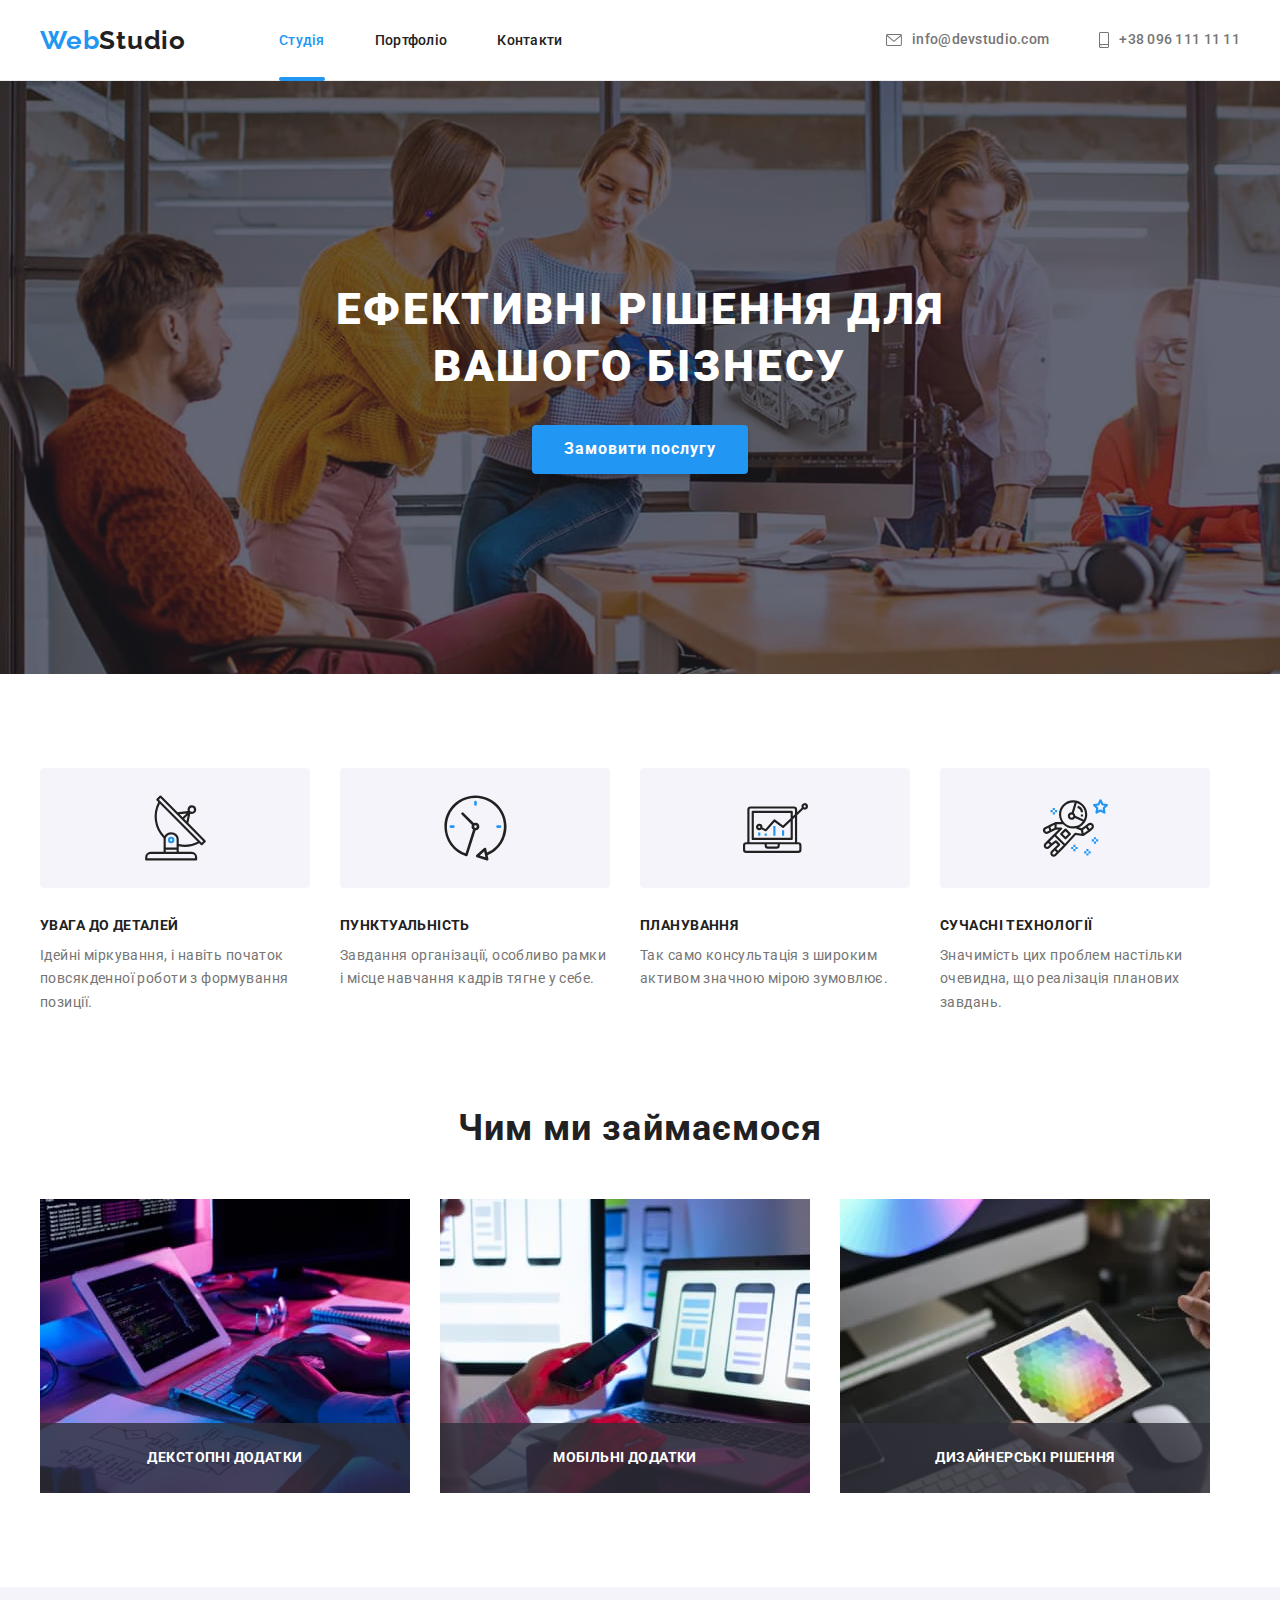
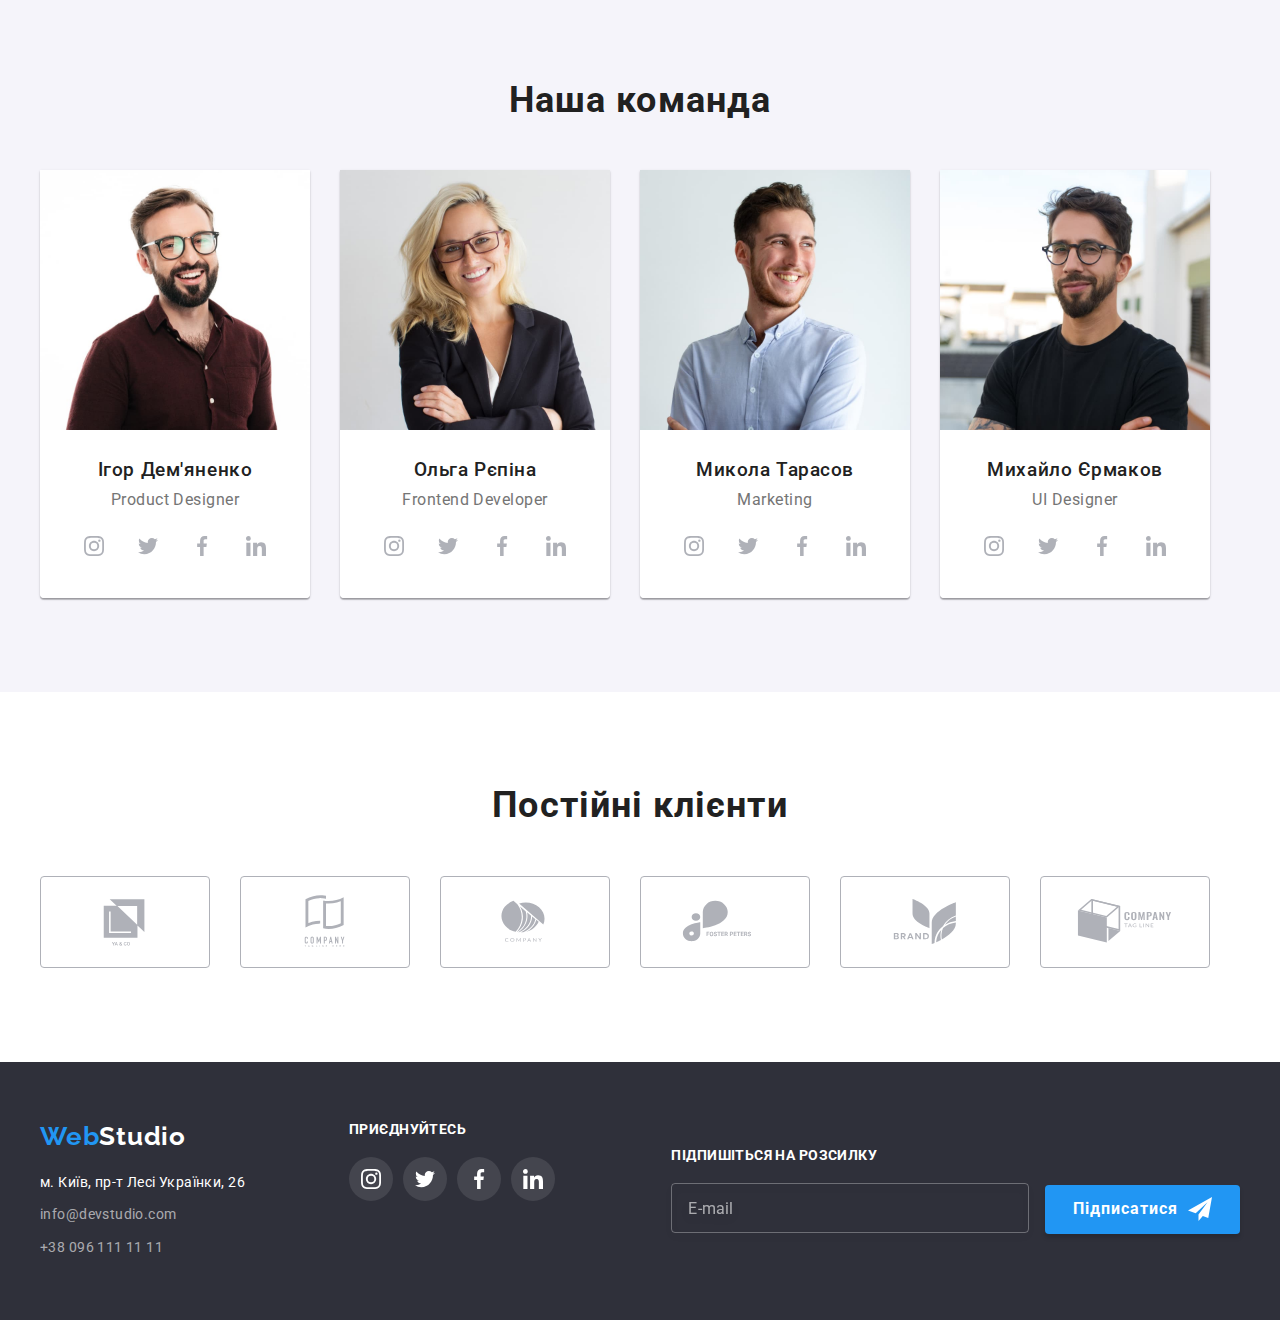
<file: index.html>
<!DOCTYPE html>
<html lang="en">
  <head>
    <meta charset="UTF-8" />
    <meta http-equiv="X-UA-Compatible" content="IE=edge" />
    <meta name="viewport" content="width=device-width, initial-scale=1.0" />

    <title>HTML+CSS Bootcamp</title>

    <link
      rel="stylesheet"
      href="https://cdnjs.cloudflare.com/ajax/libs/modern-normalize/1.0.0/modern-normalize.min.css"
    />

    <link href="https://fonts.googleapis.com/css2?family=Raleway:wght@700&family=Roboto:wght@400;500;700;900&display=swap" rel="stylesheet" />
    <link href="css/styles.css" rel="stylesheet" />
  </head>

  <body>
    <header class="header">
      <div class="container navbar">
        <a href="index.html" class="logo"><span>Web</span>Studio</a>

        <nav>
          <ul class="nav-list">
            <li class="nav-item">
              <a href="index.html" class="nav-link active">Студія</a>
            </li>
            <li class="nav-item">
              <a href="portfolio.html" class="nav-link">Портфоліо</a>
            </li>
            <li class="nav-item">
              <a href="#" class="nav-link">Контакти</a>
            </li>
          </ul>
        </nav>

        <ul class="contacts-list">
          <li class="contacts-item">
            <a href="mailto:info@devstudio.com" class="contacts-link">
              <svg width="16" height="12" class="contacts-icon">
                <use href="images/icons.svg#icon-envelope"></use>
              </svg>
              info@devstudio.com
            </a>
          </li>
          <li class="contacts-item">
            <a href="tel:+380961111111" class="contacts-link">
              <svg width="10" height="16" class="contacts-icon">
                <use href="images/icons.svg#icon-smartphone"></use>
              </svg>
              +38 096 111 11 11
            </a>
          </li>
        </ul>
      </div>
    </header>

    <main>
      <section class="main">
        <div class="container">
          <h1 class="main-title">Ефективні рішення для вашого бізнесу</h1>
          <button type="button" class="btn btn-primary" data-modal-open>
            Замовити послугу
          </button>
        </div>
      </section>

      <section class="features section">
        <div class="container">
          <h2 class="section-title" style="display: none">Наші особливості</h2>
          <ul class="feature-list">
            <li class="feature-item">
              <div class="feature-header flex">
                <svg width="65" height="70" class="feature-icon">
                  <use href="images/icons.svg#icon-antenna"></use>
                </svg>
              </div>
              <h3 class="feature-title">Увага до деталей</h3>
              <p class="feature-text">
                Ідейні міркування, і навіть початок повсякденної роботи з
                формування позиції.
              </p>
            </li>
            <li class="feature-item">
              <div class="feature-header flex">
                <svg width="65" height="70" class="feature-icon">
                  <use href="images/icons.svg#icon-clock"></use>
                </svg>
              </div>
              <h3 class="feature-title">Пунктуальність</h3>
              <p class="feature-text">
                Завдання організації, особливо рамки і місце навчання кадрів
                тягне у себе.
              </p>
            </li>
            <li class="feature-item">
              <div class="feature-header flex">
                <svg width="65" height="70" class="feature-icon">
                  <use href="images/icons.svg#icon-diagram"></use>
                </svg>
              </div>
              <h3 class="feature-title">Планування</h3>
              <p class="feature-text">
                Так само консультація з широким активом значною мірою зумовлює.
              </p>
            </li>
            <li class="feature-item">
              <div class="feature-header flex">
                <svg width="65" height="70" class="feature-icon">
                  <use href="images/icons.svg#icon-astronaut"></use>
                </svg>
              </div>
              <h3 class="feature-title">Сучасні технології</h3>
              <p class="feature-text">
                Значимість цих проблем настільки очевидна, що реалізація
                планових завдань.
              </p>
            </li>
          </ul>
        </div>
      </section>

      <section class="about-us section">
        <div class="container">
          <h2 class="section-title">Чим ми займаємося</h2>
          <ul class="gallery-list">
            <li class="gallery-item">
              <img
                src="images/image-01.jpg"
                alt="Developer learning HTML markup"
                width="370"
                height="294"
              />
              <div class="gallery-text">Декстопні додатки</div>
            </li>
            <li class="gallery-item">
              <img
                src="images/image-02.jpg"
                alt="Developer learning HTML flex-box"
                width="370"
                height="294"
              />
              <div class="gallery-text">Мобільні додатки</div>
            </li>
            <li class="gallery-item">
              <img
                src="images/image-03.jpg"
                alt="Developer using color-picker"
                width="370"
                height="294"
              />
              <div class="gallery-text">Дизайнерські рішення</div>
            </li>
          </ul>
        </div>
      </section>

      <section class="team section">
        <div class="container">
          <h2 class="section-title">Наша команда</h2>
          <ul class="team-list">
            <li class="team-item">
              <img
                src="images/hero-01.jpg"
                alt="Product Designer"
                width="270"
                height="260"
              />
              <div class="team-content">
                <h3 class="team-name">Ігор Дем'яненко</h3>
                <p class="team-role">Product Designer</p>
                <ul class="social-links-list">
                  <li class="social-links-item">
                    <a href="#" class="social-link flex">
                      <svg width="20" height="20" class="social-icon">
                        <use href="images/icons.svg#icon-instagram"></use>
                      </svg>
                    </a>
                  </li>
                  <li class="social-links-item">
                    <a href="#" class="social-link flex">
                      <svg width="20" height="20" class="social-icon">
                        <use href="images/icons.svg#icon-twitter"></use>
                      </svg>
                    </a>
                  </li>
                  <li class="social-links-item">
                    <a href="#" class="social-link flex">
                      <svg width="20" height="20" class="social-icon">
                        <use href="images/icons.svg#icon-facebook"></use>
                      </svg>
                    </a>
                  </li>
                  <li class="social-links-item">
                    <a href="#" class="social-link flex">
                      <svg width="20" height="20" class="social-icon">
                        <use href="images/icons.svg#icon-linkedin"></use>
                      </svg>
                    </a>
                  </li>
                </ul>
              </div>
            </li>
            <li class="team-item">
              <img
                src="images/hero-02.jpg"
                alt="Frontend Developer"
                width="270"
                height="260"
              />
              <div class="team-content">
                <h3 class="team-name">Ольга Рєпіна</h3>
                <p class="team-role">Frontend Developer</p>
                <ul class="social-links-list">
                  <li class="social-links-item">
                    <a href="#" class="social-link flex">
                      <svg width="20" height="20" class="social-icon">
                        <use href="images/icons.svg#icon-instagram"></use>
                      </svg>
                    </a>
                  </li>
                  <li class="social-links-item">
                    <a href="#" class="social-link flex">
                      <svg width="20" height="20" class="social-icon">
                        <use href="images/icons.svg#icon-twitter"></use>
                      </svg>
                    </a>
                  </li>
                  <li class="social-links-item">
                    <a href="#" class="social-link flex">
                      <svg width="20" height="20" class="social-icon">
                        <use href="images/icons.svg#icon-facebook"></use>
                      </svg>
                    </a>
                  </li>
                  <li class="social-links-item">
                    <a href="#" class="social-link flex">
                      <svg width="20" height="20" class="social-icon">
                        <use href="images/icons.svg#icon-linkedin"></use>
                      </svg>
                    </a>
                  </li>
                </ul>
              </div>
            </li>
            <li class="team-item">
              <img
                src="images/hero-03.jpg"
                alt="Marketing"
                width="270"
                height="260"
              />
              <div class="team-content">
                <h3 class="team-name">Микола Тарасов</h3>
                <p class="team-role">Marketing</p>
                <ul class="social-links-list">
                  <li class="social-links-item">
                    <a href="#" class="social-link flex">
                      <svg width="20" height="20" class="social-icon">
                        <use href="images/icons.svg#icon-instagram"></use>
                      </svg>
                    </a>
                  </li>
                  <li class="social-links-item">
                    <a href="#" class="social-link flex">
                      <svg width="20" height="20" class="social-icon">
                        <use href="images/icons.svg#icon-twitter"></use>
                      </svg>
                    </a>
                  </li>
                  <li class="social-links-item">
                    <a href="#" class="social-link flex">
                      <svg width="20" height="20" class="social-icon">
                        <use href="images/icons.svg#icon-facebook"></use>
                      </svg>
                    </a>
                  </li>
                  <li class="social-links-item">
                    <a href="#" class="social-link flex">
                      <svg width="20" height="20" class="social-icon">
                        <use href="images/icons.svg#icon-linkedin"></use>
                      </svg>
                    </a>
                  </li>
                </ul>
              </div>
            </li>
            <li class="team-item">
              <img
                src="images/hero-04.jpg"
                alt="UI Designer"
                width="270"
                height="260"
              />
              <div class="team-content">
                <h3 class="team-name">Михайло Єрмаков</h3>
                <p class="team-role">UI Designer</p>
                <ul class="social-links-list">
                  <li class="social-links-item">
                    <a href="#" class="social-link flex">
                      <svg width="20" height="20" class="social-icon">
                        <use href="images/icons.svg#icon-instagram"></use>
                      </svg>
                    </a>
                  </li>
                  <li class="social-links-item">
                    <a href="#" class="social-link flex">
                      <svg width="20" height="20" class="social-icon">
                        <use href="images/icons.svg#icon-twitter"></use>
                      </svg>
                    </a>
                  </li>
                  <li class="social-links-item">
                    <a href="#" class="social-link flex">
                      <svg width="20" height="20" class="social-icon">
                        <use href="images/icons.svg#icon-facebook"></use>
                      </svg>
                    </a>
                  </li>
                  <li class="social-links-item">
                    <a href="#" class="social-link flex">
                      <svg width="20" height="20" class="social-icon">
                        <use href="images/icons.svg#icon-linkedin"></use>
                      </svg>
                    </a>
                  </li>
                </ul>
              </div>
            </li>
          </ul>
        </div>
      </section>

      <section class="clients section">
        <div class="container">
          <h2 class="section-title">Постійні клієнти</h2>
          <ul class="clients-list">
            <li class="clients-item">
              <a href="#" class="clients-link flex">
                <svg width="106" height="60" class="clients-icon">
                  <use href="images/icons.svg#icon-logo-client-01"></use>
                </svg>
              </a>
            </li>
            <li class="clients-item">
              <a href="#" class="clients-link flex">
                <svg width="106" height="60" class="clients-icon">
                  <use href="images/icons.svg#icon-logo-client-02"></use>
                </svg>
              </a>
            </li>
            <li class="clients-item">
              <a href="#" class="clients-link flex">
                <svg width="106" height="60" class="clients-icon">
                  <use href="images/icons.svg#icon-logo-client-03"></use>
                </svg>
              </a>
            </li>
            <li class="clients-item">
              <a href="#" class="clients-link flex">
                <svg width="106" height="60" class="clients-icon">
                  <use href="images/icons.svg#icon-logo-client-04"></use>
                </svg>
              </a>
            </li>
            <li class="clients-item">
              <a href="#" class="clients-link flex">
                <svg width="106" height="60" class="clients-icon">
                  <use href="images/icons.svg#icon-logo-client-05"></use>
                </svg>
              </a>
            </li>
            <li class="clients-item">
              <a href="#" class="clients-link flex">
                <svg width="106" height="60" class="clients-icon">
                  <use href="images/icons.svg#icon-logo-client-06"></use>
                </svg>
              </a>
            </li>
          </ul>
        </div>
      </section>
    </main>

    <footer class="footer">
      <div class="container footer-content">
        <div class="contacts-info">
          <a href="index.html" class="logo"><span>Web</span>Studio</a>
          <address>
            <p class="footer-text">м. Київ, пр-т Лесі Українки, 26</p>
            <a href="mailto:info@devstudio.com" class="footer-link">info@devstudio.com</a>
            <a href="tel:+380961111111" class="footer-link">+38 096 111 11 11</a>
          </address>
        </div>

        <div class="social-links">
          <p>Приєднуйтесь</p>
          <ul class="social-links-list">
            <li class="social-links-item">
              <a href="#" class="social-link flex">
                <svg width="20" height="20" class="social-icon">
                  <use href="images/icons.svg#icon-instagram"></use>
                </svg>
              </a>
            </li>
            <li class="social-links-item">
              <a href="#" class="social-link flex">
                <svg width="20" height="20" class="social-icon">
                  <use href="images/icons.svg#icon-twitter"></use>
                </svg>
              </a>
            </li>
            <li class="social-links-item">
              <a href="#" class="social-link flex">
                <svg width="20" height="20" class="social-icon">
                  <use href="images/icons.svg#icon-facebook"></use>
                </svg>
              </a>
            </li>
            <li class="social-links-item">
              <a href="#" class="social-link flex">
                <svg width="20" height="20" class="social-icon">
                  <use href="images/icons.svg#icon-linkedin"></use>
                </svg>
              </a>
            </li>
          </ul>
        </div>

        <div class="subscribe-form">
          <p>Підпишіться на розсилку</p>
          <form>
            <input type="email" name="email" class="input-field" placeholder="E-mail" required />
            <button type="submit" class="btn btn-primary">
              Підписатися
              <svg width="24" height="24" class="btn-right-icon">
                <use href="images/icons.svg#icon-send"></use>
              </svg>
            </button>
          </form>
        </div>        
      </div>
    </footer>

    <div class="backdrop is-hidden" data-modal>
      <div class="modal">
        <button type="button" class="close-btn" data-modal-close>
          <svg width="11" height="11">
            <use href="images/icons.svg#icon-close"></use>
          </svg>
        </button>
    
        <h2 class="modal-title">Залиште свої дані, ми вам передзвонимо</h2>
    
        <form class="form">
          <label class="form-label">
            <span class="input-description">Ім'я</span>
            <input
              type="text"
              name="name"
              class="input-field"
              placeholder="Олександр"
              required
            />
            <svg width="12" height="12" class="input-icon">
              <use href="images/icons.svg#icon-user"></use>
            </svg>
          </label>
    
          <label class="form-label">
            <span class="input-description">Телефон</span>
            <input
              type="tel"
              name="phone"
              class="input-field"
              placeholder="+380987654384"
              required
            />
            <svg width="13" height="13" class="input-icon">
              <use href="images/icons.svg#icon-phone"></use>
            </svg>
          </label>
    
          <label class="form-label">
            <span class="input-description">Пошта</span>
            <input
              type="email"
              name="email"
              class="input-field"
              placeholder="behover.programmer@gmail.com"
              required
            />
            <svg width="15" height="12" class="input-icon">
              <use href="images/icons.svg#icon-email"></use>
            </svg>
          </label>
    
          <label class="form-label">
            <span class="input-description">Коментар</span>
            <textarea class="textarea-field" placeholder="Введіть текст"></textarea>
          </label>
    
          <label class="form-label label-checkbox">
            <input
              type="checkbox"
              name="distribution"
              class="checkbox-field is-hidden"
            />
            <span class="checkbox-icon">
              <svg width="11" height="8">
                <use href="images/icons.svg#icon-check"></use>
              </svg>
            </span>
            <span class="checkbox-text">
              Погоджуюся з розсилкою та приймаю
              <a href="#" class="form-link">Умови договору</a>
            </span>
          </label>
    
          <button type="submit" class="btn btn-primary">Відправити</button>
        </form>
      </div>
    </div>    

    <script src="./js/modal.js"></script>
  </body>
</html>
</file>
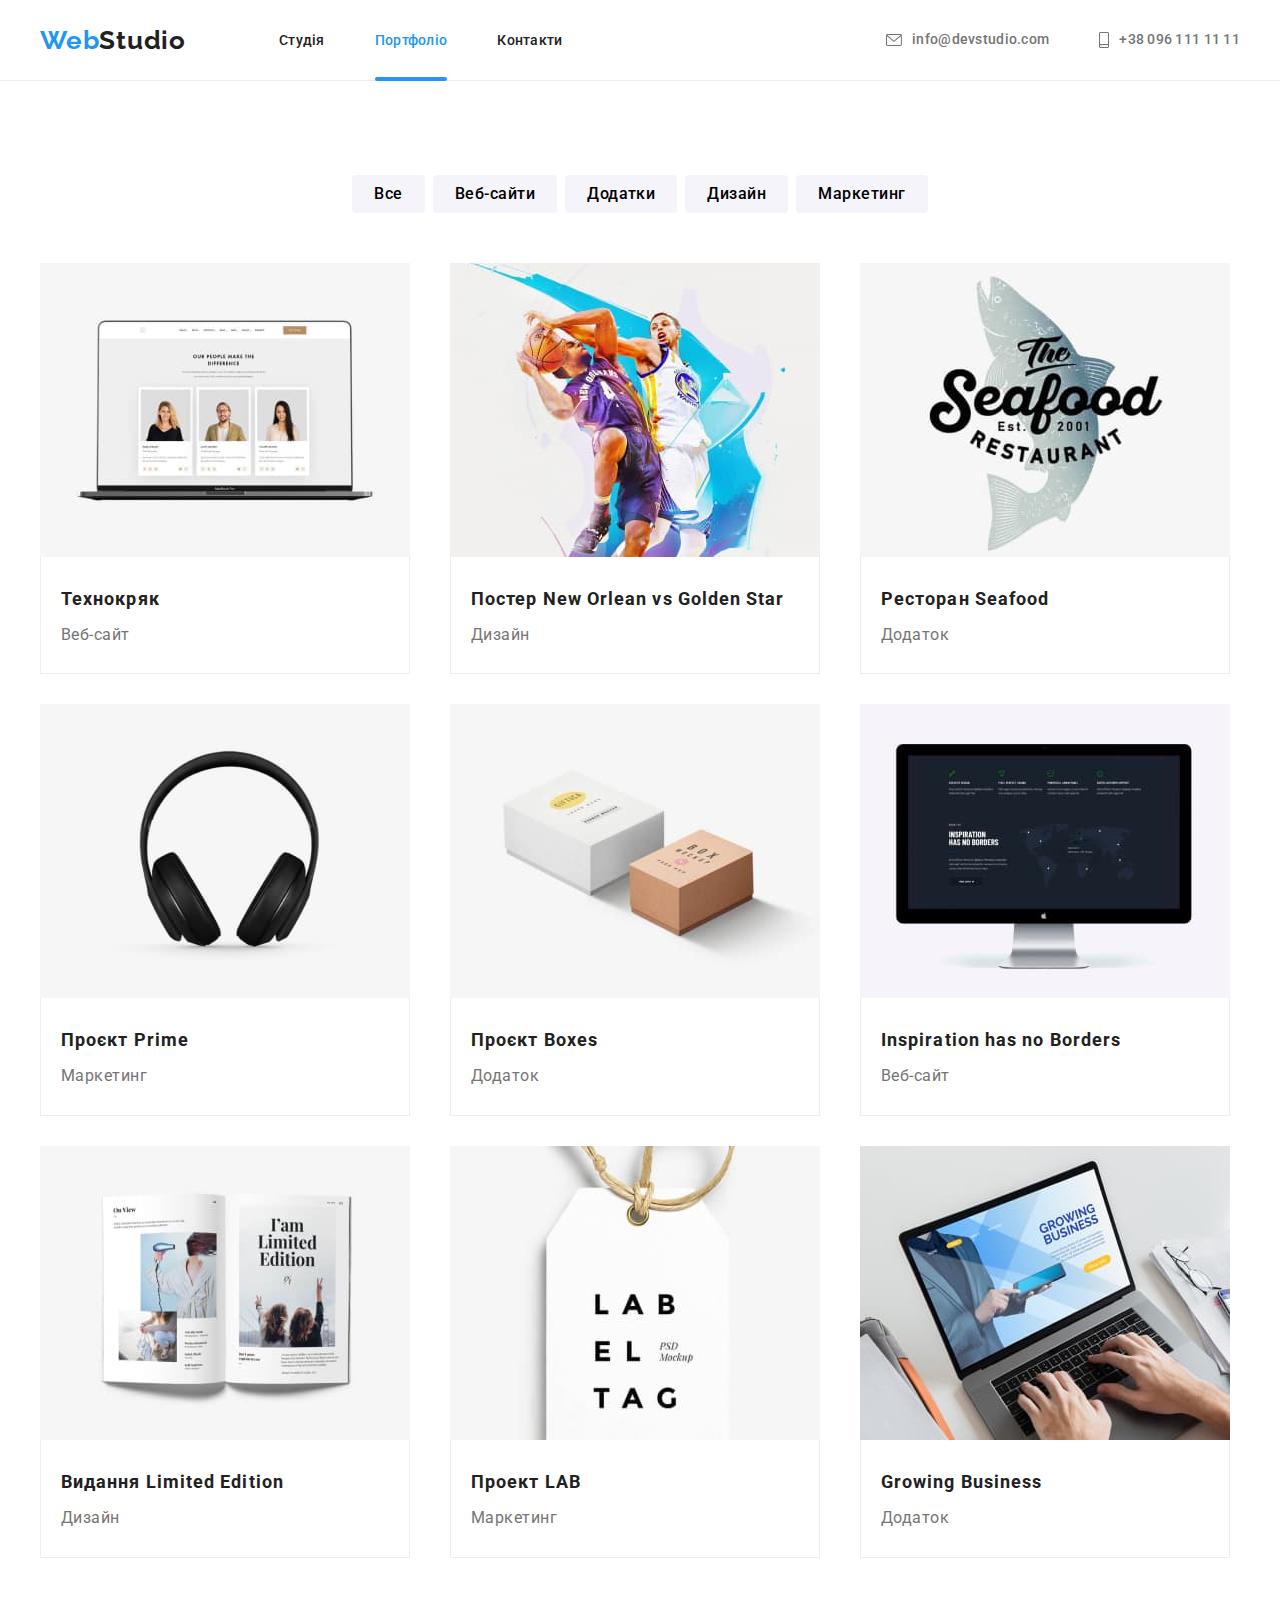
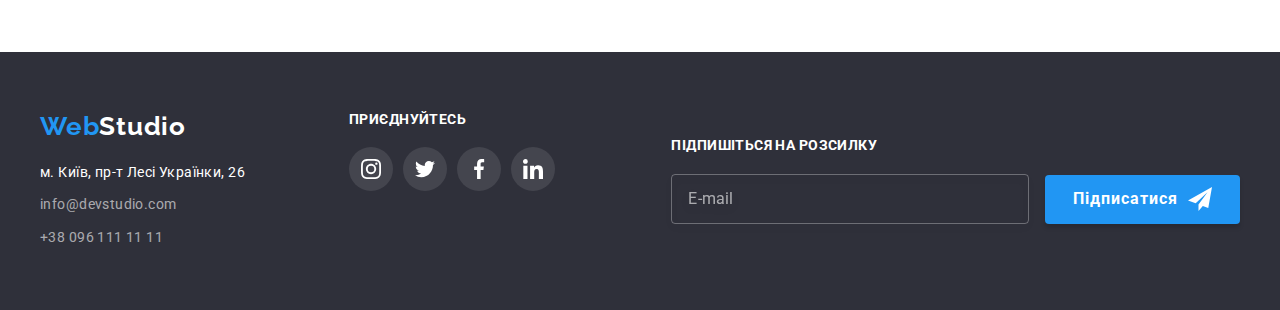
<file: portfolio.html>
<!DOCTYPE html>
<html lang="en">
  <head>
    <meta charset="UTF-8" />
    <meta http-equiv="X-UA-Compatible" content="IE=edge" />
    <meta name="viewport" content="width=device-width, initial-scale=1.0" />

    <title>HTML+CSS Bootcamp</title>

    <link
      rel="stylesheet"
      href="https://cdnjs.cloudflare.com/ajax/libs/modern-normalize/1.0.0/modern-normalize.min.css"
    />

    <link href="https://fonts.googleapis.com/css2?family=Raleway:wght@700&family=Roboto:wght@400;500;700;900&display=swap" rel="stylesheet" />
    <link href="css/styles.css" rel="stylesheet" />
  </head>

  <body>
    <header class="header">
      <div class="container navbar">
        <a href="index.html" class="logo"><span>Web</span>Studio</a>

        <nav>
          <ul class="nav-list">
            <li class="nav-item">
              <a href="index.html" class="nav-link">Студія</a>
            </li>
            <li class="nav-item">
              <a href="portfolio.html" class="nav-link active">Портфоліо</a>
            </li>
            <li class="nav-item">
              <a href="#" class="nav-link">Контакти</a>
            </li>
          </ul>
        </nav>

        <ul class="contacts-list">
          <li class="contacts-item">
            <a href="mailto:info@devstudio.com" class="contacts-link">
              <svg width="16" height="12" class="contacts-icon">
                <use href="images/icons.svg#icon-envelope"></use>
              </svg>
              info@devstudio.com
            </a>
          </li>
          <li class="contacts-item">
            <a href="tel:+380961111111" class="contacts-link">
              <svg width="10" height="16" class="contacts-icon">
                <use href="images/icons.svg#icon-smartphone"></use>
              </svg>
              +38 096 111 11 11
            </a>
          </li>
        </ul>
      </div>
    </header>

    <main>
      <section class="portfolio section">
        <div class="container">
          <h2 class="section-title" style="display: none">Наші роботи</h2>
          
          <ul class="controls-list">
            <li class="controls-item">
              <button class="btn btn-secondary">Все</button>
            </li>
            <li class="controls-item">
              <button class="btn btn-secondary">Веб-сайти</button>
            </li>
            <li class="controls-item">
              <button class="btn btn-secondary">Додатки</button>
            </li>
            <li class="controls-item">
              <button class="btn btn-secondary">Дизайн</button>
            </li>
            <li class="controls-item">
              <button class="btn btn-secondary">Маркетинг</button>
            </li>
          </ul>

          <ul class="project-list">
            <li class="project-item">
              <a href="#" class="project-link">
                <div class="project-container">
                  <img
                    src="images/project-01.jpg"
                    alt="Project image"
                    width="370"
                    height="294"
                  />
                  <div class="project-text">
                    Ресурс пропонує комплексні пропозиції з різним рівнем
                    функціоналу та сервісів. Все це дозволить відвідувачу
                    отримати вичерпні відомості про компанію чи приватну особу.
                  </div>
                </div>
                <div class="project-content">
                  <h3 class="project-name">Технокряк</h3>
                  <p class="project-type">Веб-сайт</p>
                </div>
              </a>
            </li>
            <li class="project-item">
              <a href="#" class="project-link">
                <div class="project-container">
                  <img
                    src="images/project-02.jpg"
                    alt="Project image"
                    width="370"
                    height="294"
                  />
                  <div class="project-text">
                    Ресурс пропонує комплексні пропозиції з різним рівнем
                    функціоналу та сервісів. Все це дозволить відвідувачу
                    отримати вичерпні відомості про компанію чи приватну особу.
                  </div>
                </div>
                <div class="project-content">
                  <h3 class="project-name">Постер New Orlean vs Golden Star</h3>
                  <p class="project-type">Дизайн</p>
                </div>
              </a>
            </li>
            <li class="project-item">
              <a href="#" class="project-link">
                <div class="project-container">
                  <img
                    src="images/project-03.jpg"
                    alt="Project image"
                    width="370"
                    height="294"
                  />
                  <div class="project-text">
                    Ресурс пропонує комплексні пропозиції з різним рівнем
                    функціоналу та сервісів. Все це дозволить відвідувачу
                    отримати вичерпні відомості про компанію чи приватну особу.
                  </div>
                </div>
                <div class="project-content">
                  <h3 class="project-name">Ресторан Seafood</h3>
                  <p class="project-type">Додаток</p>
                </div>
              </a>
            </li>
            <li class="project-item">
              <a href="#" class="project-link">
                <div class="project-container">
                  <img
                    src="images/project-04.jpg"
                    alt="Project image"
                    width="370"
                    height="294"
                  />
                  <div class="project-text">
                    Ресурс пропонує комплексні пропозиції з різним рівнем
                    функціоналу та сервісів. Все це дозволить відвідувачу
                    отримати вичерпні відомості про компанію чи приватну особу.
                  </div>
                </div>
                <div class="project-content">
                  <h3 class="project-name">Проєкт Prime</h3>
                  <p class="project-type">Маркетинг</p>
                </div>
              </a>
            </li>
            <li class="project-item">
              <a href="#" class="project-link">
                <div class="project-container">
                  <img
                    src="images/project-05.jpg"
                    alt="Project image"
                    width="370"
                    height="294"
                  />
                  <div class="project-text">
                    Ресурс пропонує комплексні пропозиції з різним рівнем
                    функціоналу та сервісів. Все це дозволить відвідувачу
                    отримати вичерпні відомості про компанію чи приватну особу.
                  </div>
                </div>
                <div class="project-content">
                  <h3 class="project-name">Проєкт Boxes</h3>
                  <p class="project-type">Додаток</p>
                </div>
              </a>
            </li>
            <li class="project-item">
              <a href="#" class="project-link">
                <div class="project-container">
                  <img
                    src="images/project-06.jpg"
                    alt="Project image"
                    width="370"
                    height="294"
                  />
                  <div class="project-text">
                    Ресурс пропонує комплексні пропозиції з різним рівнем
                    функціоналу та сервісів. Все це дозволить відвідувачу
                    отримати вичерпні відомості про компанію чи приватну особу.
                  </div>
                </div>
                <div class="project-content">
                  <h3 class="project-name">Inspiration has no Borders</h3>
                  <p class="project-type">Веб-сайт</p>
                </div>
              </a>
            </li>
            <li class="project-item">
              <a href="#" class="project-link">
                <div class="project-container">
                  <img
                    src="images/project-07.jpg"
                    alt="Project image"
                    width="370"
                    height="294"
                  />
                  <div class="project-text">
                    Ресурс пропонує комплексні пропозиції з різним рівнем
                    функціоналу та сервісів. Все це дозволить відвідувачу
                    отримати вичерпні відомості про компанію чи приватну особу.
                  </div>
                </div>
                <div class="project-content">
                  <h3 class="project-name">Видання Limited Edition</h3>
                  <p class="project-type">Дизайн</p>
                </div>
              </a>
            </li>
            <li class="project-item">
              <a href="#" class="project-link">
                <div class="project-container">
                  <img
                    src="images/project-08.jpg"
                    alt="Project image"
                    width="370"
                    height="294"
                  />
                  <div class="project-text">
                    Ресурс пропонує комплексні пропозиції з різним рівнем
                    функціоналу та сервісів. Все це дозволить відвідувачу
                    отримати вичерпні відомості про компанію чи приватну особу.
                  </div>
                </div>
                <div class="project-content">
                  <h3 class="project-name">Проект LAB</h3>
                  <p class="project-type">Маркетинг</p>
                </div>
              </a>
            </li>
            <li class="project-item">
              <a href="#" class="project-link">
                <div class="project-container">
                  <img
                    src="images/project-09.jpg"
                    alt="Project image"
                    width="370"
                    height="294"
                  />
                  <div class="project-text">
                    Ресурс пропонує комплексні пропозиції з різним рівнем
                    функціоналу та сервісів. Все це дозволить відвідувачу
                    отримати вичерпні відомості про компанію чи приватну особу.
                  </div>
                </div>
                <div class="project-content">
                  <h3 class="project-name">Growing Business</h3>
                  <p class="project-type">Додаток</p>
                </div>
              </a>
            </li>
          </ul>
        </div>
      </section>
    </main>

    <footer class="footer">
      <div class="container footer-content">
        <div class="contacts-info">
          <a href="index.html" class="logo"><span>Web</span>Studio</a>
          <address>
            <p class="footer-text">м. Київ, пр-т Лесі Українки, 26</p>
            <a href="mailto:info@devstudio.com" class="footer-link">info@devstudio.com</a>
            <a href="tel:+380961111111" class="footer-link">+38 096 111 11 11</a>
          </address>
        </div>

        <div class="social-links">
          <p>Приєднуйтесь</p>
          <ul class="social-links-list">
            <li class="social-links-item">
              <a href="#" class="social-link flex">
                <svg width="20" height="20" class="social-icon">
                  <use href="images/icons.svg#icon-instagram"></use>
                </svg>
              </a>
            </li>
            <li class="social-links-item">
              <a href="#" class="social-link flex">
                <svg width="20" height="20" class="social-icon">
                  <use href="images/icons.svg#icon-twitter"></use>
                </svg>
              </a>
            </li>
            <li class="social-links-item">
              <a href="#" class="social-link flex">
                <svg width="20" height="20" class="social-icon">
                  <use href="images/icons.svg#icon-facebook"></use>
                </svg>
              </a>
            </li>
            <li class="social-links-item">
              <a href="#" class="social-link flex">
                <svg width="20" height="20" class="social-icon">
                  <use href="images/icons.svg#icon-linkedin"></use>
                </svg>
              </a>
            </li>
          </ul>
        </div>

        <div class="subscribe-form">
          <p>Підпишіться на розсилку</p>
          <form>
            <input type="email" name="email" class="input-field" placeholder="E-mail" required />
            <button type="submit" class="btn btn-primary">
              Підписатися
              <svg width="24" height="24" class="btn-right-icon">
                <use href="images/icons.svg#icon-send"></use>
              </svg>
            </button>
          </form>
        </div>        
      </div>
    </footer>
  </body>
</html>
</file>
<file: css/styles.css>
/* CSS variables */
:root {
  --color-blue: #2196f3;
  --color-dark: #212121;
  --color-grey: #757575;
  --color-white: #ffffff;
}

/* Global styles */
body {
  margin: 0;
  padding: 0;
  color: var(--color-dark);
  font-family: "Roboto", sans-serif;
  font-size: 16px;
  font-weight: 400;
  line-height: 1.1;
  color: var(--color-dark);
}

h1,
h2,
h3,
h4,
h5,
h6,
p,
ul {
  margin: 0;
}

ul {
  list-style: none;
  padding: 0;
}

img {
  display: block;
}

button {
  padding: 0;
  border: none;
}

a {
  text-decoration: none;
  color: var(--color-dark);
}

a:hover,
a:focus {
  color: var(--color-blue);
}

.container {
  max-width: 1200px;
  margin: 0 auto;
}

.section {
  padding-top: 94px;
  padding-bottom: 94px;
}

.section-title {
  font-size: 36px;
  font-weight: 700;
  text-align: center;
  letter-spacing: 0.03em;
  margin-bottom: 50px;
}

.flex {
  display: flex;
  justify-content: center;
  align-items: center;
}

.btn {
  cursor: pointer;
  transition-property: background-color, color;
  transition: 250ms cubic-bezier(0.4, 0, 0.2, 1);
}

.btn-primary {
  background-color: var(--color-blue);
  color: var(--color-white);
  font-weight: 700;
  line-height: 1.8;
  letter-spacing: 0.06em;
  padding: 10px 32px;
  box-shadow: 0px 4px 4px rgba(0, 0, 0, 0.15);
  border-radius: 4px;
}

.btn-primary:hover,
.btn-primary:focus {
  background-color: #188CE8;
}

.btn-secondary {
  background-color: #f5f4fa;
  font-weight: 500;
  line-height: 1.6;
  letter-spacing: 0.03em;
  padding: 6px 22px;
  border-radius: 4px;
}

.btn-secondary:hover,
.btn-secondary:focus {
  background-color: var(--color-blue);
  color: var(--color-white);
  box-shadow: 0px 3px 1px rgba(0, 0, 0, 0.1), 0px 1px 2px rgba(0, 0, 0, 0.08),
    0px 2px 2px rgba(0, 0, 0, 0.12);
}

/* Project Logo */
.logo {
  font-family: "Raleway", sans-serif;
  font-size: 26px;
  font-weight: 700;
  letter-spacing: 0.03em;
  margin-right: 93px;
}

.logo:hover,
.logo:focus {
  color: var(--color-dark);
}

.logo > span {
  color: var(--color-blue);
}

/* Header */
.header {
  border-bottom: 1px solid #ececec;
}

.navbar {
  display: flex;
  align-items: center;
  height: 80px;
}

.nav-list {
  display: flex;
}

.nav-item {
  position: relative;
}

.nav-item:not(:last-child) {
  margin-right: 50px;
}

.nav-link {
  font-size: 14px;
  font-weight: 500;
  letter-spacing: 0.02em;
  transition: color 250ms cubic-bezier(0.4, 0, 0.2, 1);
}

.nav-link:hover,
.nav-link:focus {
  color: var(--color-blue);
}

.nav-link.active {
  color: var(--color-blue);
}

.nav-item .active::after {
  content: "";
  display: block;
  position: absolute;
  bottom: -32px;
  width: 100%;
  height: 4px;
  border-radius: 2px;
  background-color: var(--color-blue);
}

.contacts-list {
  margin-left: auto;
  display: flex;
}

.contacts-item:not(:last-child) {
  margin-right: 50px;
}

.contacts-link {
  font-size: 14px;
  font-weight: 500;
  letter-spacing: 0.02em;
  color: var(--color-grey);
  display: flex;
  align-items: center;
  transition: color 250ms cubic-bezier(0.4, 0, 0.2, 1);
}

.contacts-link:hover,
.contacts-link:focus {
  color: var(--color-blue);
}

.contacts-icon {
  margin-right: 10px;
  fill: var(--color-grey);
  transition: fill 250ms cubic-bezier(0.4, 0, 0.2, 1);
}

.contacts-link:hover .contacts-icon,
.contacts-link:focus .contacts-icon {
  fill: var(--color-blue);
}

/* Main section */
.main {
  background-color: #2f303a;
  background: linear-gradient(rgba(47, 48, 58, 0.4), rgba(47, 48, 58, 0.4)),
    url("../images/main-background.jpg");
  background-size: cover;
  background-repeat: no-repeat;
  padding: 200px 15px;
  text-align: center;
}

.main-title {
  font-size: 44px;
  font-weight: 900;
  line-height: 1.3;
  letter-spacing: 0.06em;
  color: var(--color-white);
  text-transform: uppercase;
  max-width: 696px;
  margin: 0 auto 30px;
}

/* Features section */
.feature-list {
  display: flex;
}

.feature-item {
  max-width: 270px;
}

.feature-item:not(:last-child) {
  margin-right: 30px;
}

.feature-header {
  width: 100%;
  height: 120px;
  background-color: #f5f4fa;
  border-radius: 4px;
  margin-bottom: 30px;
}

.feature-icon {
  width: auto;
}

.feature-title {
  font-size: 14px;
  font-weight: 700;
  letter-spacing: 0.03em;
  text-transform: uppercase;
  margin-bottom: 10px;
}

.feature-text {
  font-size: 14px;
  line-height: 1.7;
  letter-spacing: 0.03em;
  color: var(--color-grey);
}

/* About-us section */
.about-us.section {
  padding-top: 0;
}

.gallery-list {
  display: flex;
}

.gallery-item {
  position: relative;
}

.gallery-item:not(:last-child) {
  margin-right: 30px;
}

.gallery-text {
  position: absolute;
  bottom: 0;
  padding: 27px 15px;
  width: 100%;
  font-size: 14px;
  font-weight: 700;
  letter-spacing: 0.03em;
  text-align: center;
  text-transform: uppercase;
  background-color: rgba(47, 48, 58, 0.8);
  color: var(--color-white);
}

/* Team section */
.team {
  background-color: #f5f4fa;
}

.team-list {
  display: flex;
}

.team-item:not(:last-child) {
  margin-right: 30px;
}

.team-item {
  box-shadow: 0px 1px 3px rgba(0, 0, 0, 0.12), 0px 1px 1px rgba(0, 0, 0, 0.14),
    0px 2px 1px rgba(0, 0, 0, 0.2);
  border-radius: 0 0 4px 4px;
}

.team-content {
  padding: 30px 15px;
  background-color: var(--color-white);
  border-radius: 0 0 4px 4px;
}

.team-name {
  font-weight: 500;
  text-align: center;
  letter-spacing: 0.03em;
  margin-bottom: 10px;
}

.team-role {
  color: var(--color-grey);
  text-align: center;
  letter-spacing: 0.03em;
  margin-bottom: 16px;
}

/* Clients section */
.clients-list {
  display: flex;
}

.clients-item:not(:last-child) {
  margin-right: 30px;
}

.clients-link {
  width: 170px;
  height: 92px;
  border: 1px solid #afb1b8;
  border-radius: 4px;
  transition: border-color 250ms cubic-bezier(0.4, 0, 0.2, 1);
}

.clients-icon {
  fill: #afb1b8;
  transition: fill 250ms cubic-bezier(0.4, 0, 0.2, 1);
}

.clients-link:hover,
.clients-link:focus {
  border-color: var(--color-blue);
}

.clients-link:hover .clients-icon,
.clients-link:focus .clients-icon {
  fill: var(--color-blue);
}

/* Portfolio section */
.controls-list {
  display: flex;
  justify-content: center;
  margin-bottom: 50px;
}

.controls-item:not(:last-child) {
  margin-right: 8px;
}

.project-list {
  display: grid;
  gap: 30px;
  grid-template-columns: repeat(3, 1fr);
}

.project-item {
  max-width: 370px;
}

.project-item:hover,
.project-item:focus {
  box-shadow: 0px 1px 1px rgba(0, 0, 0, 0.12), 0px 4px 4px rgba(0, 0, 0, 0.06),
    1px 4px 6px rgba(0, 0, 0, 0.16);
}

.project-link:hover,
.project-link:focus {
  color: var(--color-dark);
}

.project-content {
  border: 1px solid #eeeeee;
  border-top: none;
  padding: 24px 20px;
}

.project-name {
  font-size: 18px;
  font-weight: 700;
  line-height: 2;
  letter-spacing: 0.06em;
  margin-bottom: 4px;
}

.project-type {
  line-height: 1.8;
  color: var(--color-grey);
  letter-spacing: 0.03em;
}

.project-container {
  position: relative;
  overflow: hidden;
}

.project-text {
  padding: 66px 24px;
  position: absolute;
  top: 0;
  left: 0;
  width: 100%;
  transform: translateY(100%);
  background-color: rgba(33, 150, 243, 0.9);
  color: var(--color-white);
  font-size: 18px;
  line-height: 1.5;
  letter-spacing: 0.03em;
  transition: transform 250ms cubic-bezier(0.4, 0, 0.2, 1);
}

.project-link:hover .project-text,
.project-link:focus .project-text {
  transform: translateY(0%);
}

/* Social links */
.social-links-list {
  display: flex;
  justify-content: center;
}

.social-links-item:not(:last-child) {
  margin-right: 10px;
}

.social-link {
  background-color: transparent;
  width: 44px;
  height: 44px;
  border-radius: 50%;
  padding: 12px;
  transition: background-color 250ms cubic-bezier(0.4, 0, 0.2, 1);
}

.social-link:hover,
.social-link:focus {
  background-color: var(--color-blue);
}

.social-icon {
  fill: #afb1b8;
  transition: fill 250ms cubic-bezier(0.4, 0, 0.2, 1);
}

.social-link:hover .social-icon,
.social-link:focus .social-icon {
  fill: var(--color-white);
}

/* Modal window */
.backdrop {
  position: fixed;
  top: 0;
  left: 0;
  width: 100%;
  height: 100%;
  background-color: rgba(0, 0, 0, 0.2);
  opacity: 1;
  transition: opacity 250ms cubic-bezier(0.4, 0, 0.2, 1);
}

.modal {
  position: absolute;
  top: 50%;
  left: 50%;
  width: 528px;
  min-height: 581px;
  transform: translate(-50%, -50%);
  background-color: var(--color-white);
  border-radius: 4px;
  padding: 40px;
  box-shadow: 0px 1px 3px rgba(0, 0, 0, 0.12), 0px 1px 1px rgba(0, 0, 0, 0.14),
    0px 2px 1px rgba(0, 0, 0, 0.2);
}

.modal-title {
  font-size: 20px;
  font-weight: 700;
  letter-spacing: 0.03em;
  text-align: center;
  margin-bottom: 12px;
}

.close-btn {
  display: flex;
  align-items: center;
  justify-content: center;
  position: absolute;
  top: 8px;
  right: 8px;
  width: 30px;
  height: 30px;
  border: 1px solid rgba(0, 0, 0, 0.1);
  border-radius: 50%;
  background-color: var(--third-color);
  cursor: pointer;
}

.is-hidden {
  opacity: 0;
  visibility: hidden;
  pointer-events: none;
}

/* Forms */
.form-label {
  position: relative;
  display: flex;
  flex-direction: column;
  width: 100%;
}

.input-description {
  font-size: 12px;
  letter-spacing: 0.01em;
  color: var(--color-grey);
  margin-bottom: 4px;
}

.input-field {
  border: 1px solid rgba(33, 33, 33, 0.2);
  border-radius: 4px;
  height: 40px;
  margin-bottom: 10px;
  padding: 12px 16px 12px 40px;
  outline: 0;
}

.textarea-field {
  resize: none;
  min-height: 120px;
  border: 1px solid rgba(33, 33, 33, 0.2);
  border-radius: 4px;
  margin-bottom: 20px;
  outline: 0;
  padding: 12px 16px;
}

.input-field,
.textarea-field {
  font-size: 12px;
  letter-spacing: 0.01em;
  color: var(--color-dark);
  transition: border-color 250ms cubic-bezier(0.4, 0, 0.2, 1);
}

.input-field::placeholder,
.textarea-field::placeholder {
  color: rgba(117, 117, 117, 0.5);
}

.input-field:focus,
.textarea-field:focus {
  border-color: var(--color-blue);
} 

.input-icon {
  position: absolute;
  top: 55%;
  left: 15px;
  transform: translateY(-50%);
  transition: fill 250ms cubic-bezier(0.4, 0, 0.2, 1);
}

.input-field:focus + .input-icon,
.textarea-field:focus + .input-icon {
  fill: var(--color-blue);
} 

.label-checkbox {
  flex-direction: row;
  justify-content: center;
  align-items: center;
}

.checkbox-icon {
  width: 16px;
  height: 15px;
  border: 1px solid #212121;
  background-color: transparent;
  border-radius: 2px;
  margin-right: 9px;
  display: inline-flex;
  justify-content: center;
  align-items: center;
  transition-property: background-color, border-color;
  transition: 250ms cubic-bezier(0.4, 0, 0.2, 1);
}

.checkbox-text {
  font-size: 14px;
  line-height: 1.7;
  letter-spacing: 0.03em;
  color: var(--color-grey);
}

.checkbox-field:checked + .checkbox-icon {
  background: var(--color-blue);
  border-color: var(--color-blue);
}

.form-link {
  color: var(--color-blue);
  text-decoration: underline;
}

.form .btn.btn-primary {
  box-shadow: 0px 4px 4px rgba(0, 0, 0, 0.15);
  border-radius: 4px;
  margin: 30px auto 0;
  display: block;
  transition: background-color 250ms cubic-bezier(0.4, 0, 0.2, 1);
}

.form .btn.btn-primary:hover,
.form .btn.btn-primary:focus {
  background-color: #188CE8;
}

.checkbox-field {
  -moz-appearance: none;
  -webkit-appearance: none;
  appearance: none;
}

/* Footer */
.footer {
  background-color: #2f303a;
  padding: 60px 15px;
}

.footer-content {
  display: flex;
}

.footer .logo,
.footer .logo:hover,
.footer .logo:focus {
  color: var(--color-white);
}

.footer address {
  font-style: normal;
}

.footer-text {
  font-size: 14px;
  line-height: 1.7;
  color: var(--color-white);
  letter-spacing: 0.03em;
  margin-top: 20px;
}

.footer-text,
.footer-link:not(:last-child) {
  margin-bottom: 9px;
}

.footer address {
  display: flex;
  flex-direction: column;
  max-width: 231px;
}

.footer-link {
  width: 100%;
  font-size: 14px;
  line-height: 1.7;
  letter-spacing: 0.03em;
  color: rgba(255, 255, 255, 0.6);
  transition: color 250ms cubic-bezier(0.4, 0, 0.2, 1);
}

.footer-link:hover,
.footer-link:focus {
  color: var(--color-white);
}

.footer .contacts-info {
  margin-right: 70px;
}

.footer .social-links p,
.footer .subscribe-form p {
  font-size: 14px;
  font-weight: 700;
  letter-spacing: 0.03em;
  text-transform: uppercase;
  margin-bottom: 20px;
  color: var(--color-white);
}

.footer .social-link {
  background-color: rgba(255, 255, 255, 0.1);
}

.footer .social-link:hover,
.footer .social-link:focus {
  background-color: var(--color-blue);
}

.footer .social-icon {
  fill: var(--color-white);
}

.footer .subscribe-form {
  margin-left: auto;
  margin-top: auto;
  margin-bottom: auto;
}

.subscribe-form .btn.btn-primary svg {
  margin-left: 10px;
} 

.footer .input-field {
  width: 358px;
  height: 50px;
  border: 1px solid rgba(255, 255, 255, 0.3);
  filter: drop-shadow(0px 4px 4px rgba(0, 0, 0, 0.15));
  background-color: transparent;
  margin-right: 12px;
  margin-bottom: 0;
  padding: 15px 16px;
  font-size: 16px;
  font-weight: 400;
  color: rgba(255, 255, 255, 0.6);
}

.footer .input-field::placeholder {
  color: rgba(255, 255, 255, 0.6);
}

.footer .btn.btn-primary {
  padding: 10px 28px;
  box-shadow: 0px 4px 4px rgba(0, 0, 0, 0.15);
  border-radius: 4px;
  display: inline-flex;
  justify-content: center;
  align-items: center;
}
</file>
